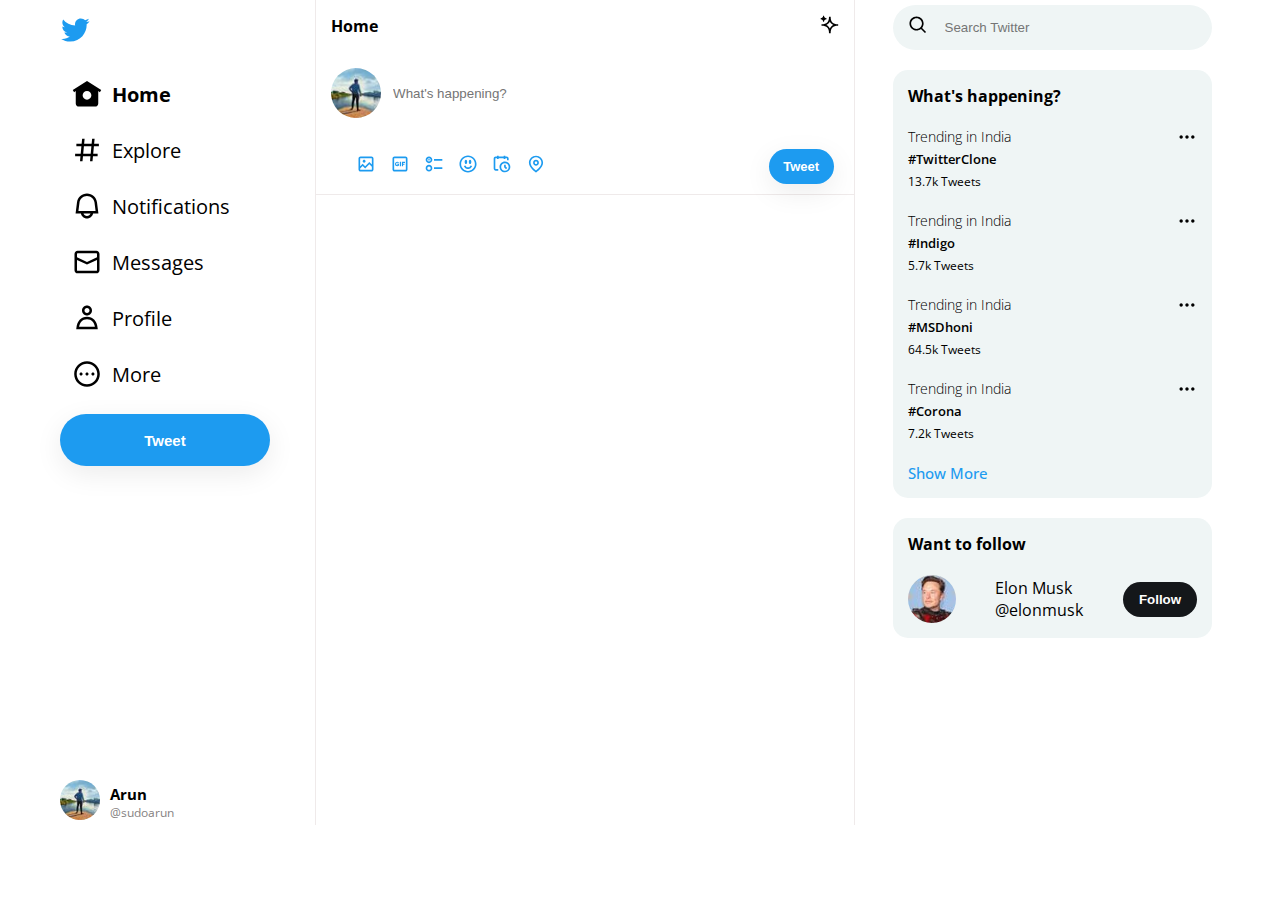
<file: index.html>
<!DOCTYPE html>
<html lang="en">

<head>
    <meta charset="UTF-8">
    <meta http-equiv="X-UA-Compatible" content="IE=edge">
    <meta name="viewport" content="width=device-width, initial-scale=1.0">
    <title>Twitter : SudoArun</title>
    <link rel="stylesheet" href="./css/style.css">
    <link rel="stylesheet" href="https://cdnjs.cloudflare.com/ajax/libs/font-awesome/4.7.0/css/font-awesome.min.css">
    <style>
        @import url('https://fonts.googleapis.com/css2?family=Open+Sans:wght@300;400;700&display=swap');
    </style>
</head>

<body>
    <div>
        <div class="grid-container">
            <div class="grid-item menu">
                <nav>
                    <div class="divNav">
                        <div class="navLogo">
                            <svg viewBox="0 0 24 24" aria-hidden="true" class="logoSvg">
                                <g>
                                    <path
                                        d="M23.643 4.937c-.835.37-1.732.62-2.675.733.962-.576 1.7-1.49 2.048-2.578-.9.534-1.897.922-2.958 1.13-.85-.904-2.06-1.47-3.4-1.47-2.572 0-4.658 2.086-4.658 4.66 0 .364.042.718.12 1.06-3.873-.195-7.304-2.05-9.602-4.868-.4.69-.63 1.49-.63 2.342 0 1.616.823 3.043 2.072 3.878-.764-.025-1.482-.234-2.11-.583v.06c0 2.257 1.605 4.14 3.737 4.568-.392.106-.803.162-1.227.162-.3 0-.593-.028-.877-.082.593 1.85 2.313 3.198 4.352 3.234-1.595 1.25-3.604 1.995-5.786 1.995-.376 0-.747-.022-1.112-.065 2.062 1.323 4.51 2.093 7.14 2.093 8.57 0 13.255-7.098 13.255-13.254 0-.2-.005-.402-.014-.602.91-.658 1.7-1.477 2.323-2.41z">
                                    </path>
                                </g>
                            </svg>
                        </div>
                        <div class="navMenu">
                            <div>
                                <ul class="navList">
                                    <li>
                                        <div class="listDiv">
                                            <svg viewBox="0 0 24 24" aria-hidden="true" class="navItem">
                                                <g>
                                                    <path
                                                        d="M12 1.696L.622 8.807l1.06 1.696L3 9.679V19.5C3 20.881 4.119 22 5.5 22h13c1.381 0 2.5-1.119 2.5-2.5V9.679l1.318.824 1.06-1.696L12 1.696zM12 16.5c-1.933 0-3.5-1.567-3.5-3.5s1.567-3.5 3.5-3.5 3.5 1.567 3.5 3.5-1.567 3.5-3.5 3.5z">
                                                    </path>
                                                </g>
                                            </svg>
                                            <span><b>Home</b></span>
                                        </div>
                                    </li>
                                    <li>
                                        <div class="listDiv">
                                            <svg viewBox="0 0 24 24" aria-hidden="true" class="navItem">
                                                <g>
                                                    <path
                                                        d="M10.09 3.098L9.72 7h5.99l.39-4.089 1.99.187L17.72 7h3.78v2h-3.97l-.56 6h3.53v2h-3.72l-.38 4.089-1.99-.187.36-3.902H8.78l-.38 4.089-1.99-.187L6.77 17H2.5v-2h4.46l.56-6H3.5V7h4.21l.39-4.089 1.99.187zM14.96 15l.56-6H9.53l-.56 6h5.99z">
                                                    </path>
                                                </g>
                                            </svg><span>Explore</span>
                                        </div>
                                    </li>
                                    <li>
                                        <div class="listDiv">
                                            <svg viewBox="0 0 24 24" aria-hidden="true" class="navItem">
                                                <g>
                                                    <path
                                                        d="M19.993 9.042C19.48 5.017 16.054 2 11.996 2s-7.49 3.021-7.999 7.051L2.866 18H7.1c.463 2.282 2.481 4 4.9 4s4.437-1.718 4.9-4h4.236l-1.143-8.958zM12 20c-1.306 0-2.417-.835-2.829-2h5.658c-.412 1.165-1.523 2-2.829 2zm-6.866-4l.847-6.698C6.364 6.272 8.941 4 11.996 4s5.627 2.268 6.013 5.295L18.864 16H5.134z">
                                                    </path>
                                                </g>
                                            </svg><span>Notifications</span>
                                        </div>
                                    </li>
                                    <li>
                                        <div class="listDiv">
                                            <svg viewBox="0 0 24 24" aria-hidden="true" class="navItem">
                                                <g>
                                                    <path
                                                        d="M1.998 5.5c0-1.381 1.119-2.5 2.5-2.5h15c1.381 0 2.5 1.119 2.5 2.5v13c0 1.381-1.119 2.5-2.5 2.5h-15c-1.381 0-2.5-1.119-2.5-2.5v-13zm2.5-.5c-.276 0-.5.224-.5.5v2.764l8 3.638 8-3.636V5.5c0-.276-.224-.5-.5-.5h-15zm15.5 5.463l-8 3.636-8-3.638V18.5c0 .276.224.5.5.5h15c.276 0 .5-.224.5-.5v-8.037z">
                                                    </path>
                                                </g>
                                            </svg><span>Messages</span>
                                        </div>
                                    </li>
                                    <li>
                                        <div class="listDiv">
                                            <svg viewBox="0 0 24 24" aria-hidden="true" class="navItem">
                                                <g>
                                                    <path
                                                        d="M5.651 19h12.698c-.337-1.8-1.023-3.21-1.945-4.19C15.318 13.65 13.838 13 12 13s-3.317.65-4.404 1.81c-.922.98-1.608 2.39-1.945 4.19zm.486-5.56C7.627 11.85 9.648 11 12 11s4.373.85 5.863 2.44c1.477 1.58 2.366 3.8 2.632 6.46l.11 1.1H3.395l.11-1.1c.266-2.66 1.155-4.88 2.632-6.46zM12 4c-1.105 0-2 .9-2 2s.895 2 2 2 2-.9 2-2-.895-2-2-2zM8 6c0-2.21 1.791-4 4-4s4 1.79 4 4-1.791 4-4 4-4-1.79-4-4z">
                                                    </path>
                                                </g>
                                            </svg><span>Profile</span>
                                        </div>
                                    </li>
                                    <li>
                                        <div class="listDiv">
                                            <svg viewBox="0 0 24 24" aria-hidden="true" class="navItem">
                                                <g>
                                                    <path
                                                        d="M3.75 12c0-4.56 3.69-8.25 8.25-8.25s8.25 3.69 8.25 8.25-3.69 8.25-8.25 8.25S3.75 16.56 3.75 12zM12 1.75C6.34 1.75 1.75 6.34 1.75 12S6.34 22.25 12 22.25 22.25 17.66 22.25 12 17.66 1.75 12 1.75zm-4.75 11.5c.69 0 1.25-.56 1.25-1.25s-.56-1.25-1.25-1.25S6 11.31 6 12s.56 1.25 1.25 1.25zm9.5 0c.69 0 1.25-.56 1.25-1.25s-.56-1.25-1.25-1.25-1.25.56-1.25 1.25.56 1.25 1.25 1.25zM13.25 12c0 .69-.56 1.25-1.25 1.25s-1.25-.56-1.25-1.25.56-1.25 1.25-1.25 1.25.56 1.25 1.25z">
                                                    </path>
                                                </g>
                                            </svg><span>
                                                More
                                            </span>
                                        </div>

                                    </li>
                                    <li class="btn-li">
                                        <button class="btn-tweet">Tweet</button>
                                    </li>
                                </ul>
                            </div>
                        </div>
                    </div>
                    <div class="userSection">
                        <div class="userInfo">
                            <div>
                                <img src="./assets/images/user.jpg" alt="user img" class="userImg" srcset="">
                            </div>
                            <div class="userDetail">
                                <div id="userName">Arun</div>
                                <div id="userId">@sudoarun</div>
                            </div>

                        </div>
                    </div>
                </nav>
            </div>



            <div class="grid-item feed">
                <div class="newsFeed">
                    <div class="HomeFeed">
                        <span>Home</span>
                        <svg viewBox="0 0 24 24" aria-hidden="true" class="topFeed">
                            <g>
                                <path
                                    d="M2 4c1.66 0 3-1.34 3-3h1c0 1.66 1.34 3 3 3v1C7.34 5 6 6.34 6 8H5c0-1.66-1.34-3-3-3V4zm7.89 4.9C11.26 7.53 12 5.35 12 2h2c0 3.35.74 5.53 2.1 6.9 1.36 1.36 3.55 2.1 6.9 2.1v2c-3.35 0-5.54.74-6.9 2.1-1.36 1.37-2.1 3.55-2.1 6.9h-2c0-3.35-.74-5.53-2.11-6.9C8.53 13.74 6.35 13 3 13v-2c3.35 0 5.53-.74 6.89-2.1zm7.32 3.1c-.97-.42-1.81-.97-2.53-1.69-.71-.71-1.27-1.56-1.68-2.52-.42.96-.98 1.81-1.69 2.52-.72.72-1.56 1.27-2.53 1.69.97.42 1.81.97 2.53 1.69.71.71 1.27 1.56 1.69 2.52.41-.96.97-1.81 1.68-2.52.72-.72 1.56-1.27 2.53-1.69z">
                                </path>
                            </g>
                        </svg>
                    </div>
                    <div class="createFeed">
                        <div class="decorate">
                            <img src="./assets/images/user.jpg" class="tweetImg" alt="" srcset="">
                            <!-- <span>Everyone</span> -->
                            <input type="text" placeholder="What's happening?">
                        </div>
                    </div>
                    <div class="menuSelect_P">
                        <div class="menuSelect">
                            <div class="tweetMenu">
                                <svg viewBox="0 0 24 24" aria-hidden="true">
                                    <g>
                                        <path
                                            d="M3 5.5C3 4.119 4.119 3 5.5 3h13C19.881 3 21 4.119 21 5.5v13c0 1.381-1.119 2.5-2.5 2.5h-13C4.119 21 3 19.881 3 18.5v-13zM5.5 5c-.276 0-.5.224-.5.5v9.086l3-3 3 3 5-5 3 3V5.5c0-.276-.224-.5-.5-.5h-13zM19 15.414l-3-3-5 5-3-3-3 3V18.5c0 .276.224.5.5.5h13c.276 0 .5-.224.5-.5v-3.086zM9.75 7C8.784 7 8 7.784 8 8.75s.784 1.75 1.75 1.75 1.75-.784 1.75-1.75S10.716 7 9.75 7z">
                                        </path>
                                    </g>
                                </svg>
                                <svg viewBox="0 0 24 24" aria-hidden="true">
                                    <g>
                                        <path
                                            d="M3 5.5C3 4.119 4.12 3 5.5 3h13C19.88 3 21 4.119 21 5.5v13c0 1.381-1.12 2.5-2.5 2.5h-13C4.12 21 3 19.881 3 18.5v-13zM5.5 5c-.28 0-.5.224-.5.5v13c0 .276.22.5.5.5h13c.28 0 .5-.224.5-.5v-13c0-.276-.22-.5-.5-.5h-13zM18 10.711V9.25h-3.74v5.5h1.44v-1.719h1.7V11.57h-1.7v-.859H18zM11.79 9.25h1.44v5.5h-1.44v-5.5zm-3.07 1.375c.34 0 .77.172 1.02.43l1.03-.86c-.51-.601-1.28-.945-2.05-.945C7.19 9.25 6 10.453 6 12s1.19 2.75 2.72 2.75c.85 0 1.54-.344 2.05-.945v-2.149H8.38v1.032H9.4v.515c-.17.086-.42.172-.68.172-.76 0-1.36-.602-1.36-1.375 0-.688.6-1.375 1.36-1.375z">
                                        </path>
                                    </g>
                                </svg>
                                <svg viewBox="0 0 24 24" aria-hidden="true">
                                    <g>
                                        <path
                                            d="M6 5c-1.1 0-2 .895-2 2s.9 2 2 2 2-.895 2-2-.9-2-2-2zM2 7c0-2.209 1.79-4 4-4s4 1.791 4 4-1.79 4-4 4-4-1.791-4-4zm20 1H12V6h10v2zM6 15c-1.1 0-2 .895-2 2s.9 2 2 2 2-.895 2-2-.9-2-2-2zm-4 2c0-2.209 1.79-4 4-4s4 1.791 4 4-1.79 4-4 4-4-1.791-4-4zm20 1H12v-2h10v2zM7 7c0 .552-.45 1-1 1s-1-.448-1-1 .45-1 1-1 1 .448 1 1z">
                                        </path>
                                    </g>
                                </svg>
                                <svg viewBox="0 0 24 24" aria-hidden="true">
                                    <g>
                                        <path
                                            d="M8 9.5C8 8.119 8.672 7 9.5 7S11 8.119 11 9.5 10.328 12 9.5 12 8 10.881 8 9.5zm6.5 2.5c.828 0 1.5-1.119 1.5-2.5S15.328 7 14.5 7 13 8.119 13 9.5s.672 2.5 1.5 2.5zM12 16c-2.224 0-3.021-2.227-3.051-2.316l-1.897.633c.05.15 1.271 3.684 4.949 3.684s4.898-3.533 4.949-3.684l-1.896-.638c-.033.095-.83 2.322-3.053 2.322zm10.25-4.001c0 5.652-4.598 10.25-10.25 10.25S1.75 17.652 1.75 12 6.348 1.75 12 1.75 22.25 6.348 22.25 12zm-2 0c0-4.549-3.701-8.25-8.25-8.25S3.75 7.451 3.75 12s3.701 8.25 8.25 8.25 8.25-3.701 8.25-8.25z">
                                        </path>
                                    </g>
                                </svg>
                                <svg viewBox="0 0 24 24" aria-hidden="true">
                                    <g>
                                        <path
                                            d="M6 3V2h2v1h6V2h2v1h1.5C18.88 3 20 4.119 20 5.5v2h-2v-2c0-.276-.22-.5-.5-.5H16v1h-2V5H8v1H6V5H4.5c-.28 0-.5.224-.5.5v12c0 .276.22.5.5.5h3v2h-3C3.12 20 2 18.881 2 17.5v-12C2 4.119 3.12 3 4.5 3H6zm9.5 8c-2.49 0-4.5 2.015-4.5 4.5s2.01 4.5 4.5 4.5 4.5-2.015 4.5-4.5-2.01-4.5-4.5-4.5zM9 15.5C9 11.91 11.91 9 15.5 9s6.5 2.91 6.5 6.5-2.91 6.5-6.5 6.5S9 19.09 9 15.5zm5.5-2.5h2v2.086l1.71 1.707-1.42 1.414-2.29-2.293V13z">
                                        </path>
                                    </g>
                                </svg>
                                <svg viewBox="0 0 24 24" aria-hidden="true">
                                    <g>
                                        <path
                                            d="M12 7c-1.93 0-3.5 1.57-3.5 3.5S10.07 14 12 14s3.5-1.57 3.5-3.5S13.93 7 12 7zm0 5c-.827 0-1.5-.673-1.5-1.5S11.173 9 12 9s1.5.673 1.5 1.5S12.827 12 12 12zm0-10c-4.687 0-8.5 3.813-8.5 8.5 0 5.967 7.621 11.116 7.945 11.332l.555.37.555-.37c.324-.216 7.945-5.365 7.945-11.332C20.5 5.813 16.687 2 12 2zm0 17.77c-1.665-1.241-6.5-5.196-6.5-9.27C5.5 6.916 8.416 4 12 4s6.5 2.916 6.5 6.5c0 4.073-4.835 8.028-6.5 9.27z">
                                        </path>
                                    </g>
                                </svg>
                            </div>
                            <div>
                            </div>
                            <button class="tweetSubmit">Tweet</button>
                        </div>
                    </div>
                </div>
            </div>
            <div class="grid-item trending">
                <div class="trendingContainer">
                    <div class="searchTwitter">
                        <div id="searchLogo">
                            <svg viewBox="0 0 24 24" aria-hidden="true">
                                <g>
                                    <path
                                        d="M10.25 3.75c-3.59 0-6.5 2.91-6.5 6.5s2.91 6.5 6.5 6.5c1.795 0 3.419-.726 4.596-1.904 1.178-1.177 1.904-2.801 1.904-4.596 0-3.59-2.91-6.5-6.5-6.5zm-8.5 6.5c0-4.694 3.806-8.5 8.5-8.5s8.5 3.806 8.5 8.5c0 1.986-.682 3.815-1.824 5.262l4.781 4.781-1.414 1.414-4.781-4.781c-1.447 1.142-3.276 1.824-5.262 1.824-4.694 0-8.5-3.806-8.5-8.5z">
                                    </path>
                                </g>
                            </svg>
                        </div>
                        <div id="inputSearch">
                            <input type="search" placeholder="Search Twitter">
                        </div>
                    </div>
                </div>
                <div class="trendingContainer">
                    <div class="bgColor">
                        <span class="heading">What's happening?</span class="heading">
                        <div class="classic">
                            <div class="trendingTitle">
                                <span>Trending in India</span>
                                <svg viewBox="0 0 24 24" aria-hidden="true">
                                    <g>
                                        <path
                                            d="M3 12c0-1.1.9-2 2-2s2 .9 2 2-.9 2-2 2-2-.9-2-2zm9 2c1.1 0 2-.9 2-2s-.9-2-2-2-2 .9-2 2 .9 2 2 2zm7 0c1.1 0 2-.9 2-2s-.9-2-2-2-2 .9-2 2 .9 2 2 2z">
                                        </path>
                                    </g>
                                </svg>
                            </div>
                            <div class="trendingUpdates">
                                <span>#TwitterClone</span><br>
                                <span>13.7k Tweets</span>
                            </div>
                        </div>
                        <div class="classic">
                            <div class="trendingTitle">
                                <span>Trending in India</span>
                                <svg viewBox="0 0 24 24" aria-hidden="true">
                                    <g>
                                        <path
                                            d="M3 12c0-1.1.9-2 2-2s2 .9 2 2-.9 2-2 2-2-.9-2-2zm9 2c1.1 0 2-.9 2-2s-.9-2-2-2-2 .9-2 2 .9 2 2 2zm7 0c1.1 0 2-.9 2-2s-.9-2-2-2-2 .9-2 2 .9 2 2 2z">
                                        </path>
                                    </g>
                                </svg>
                            </div>
                            <div class="trendingUpdates">
                                <span>#Indigo</span><br>
                                <span>5.7k Tweets</span>
                            </div>
                        </div>
                        <div class="classic">
                            <div class="trendingTitle">
                                <span>Trending in India</span>
                                <svg viewBox="0 0 24 24" aria-hidden="true">
                                    <g>
                                        <path
                                            d="M3 12c0-1.1.9-2 2-2s2 .9 2 2-.9 2-2 2-2-.9-2-2zm9 2c1.1 0 2-.9 2-2s-.9-2-2-2-2 .9-2 2 .9 2 2 2zm7 0c1.1 0 2-.9 2-2s-.9-2-2-2-2 .9-2 2 .9 2 2 2z">
                                        </path>
                                    </g>
                                </svg>
                            </div>
                            <div class="trendingUpdates">
                                <span>#MSDhoni</span><br>
                                <span>64.5k Tweets</span>
                            </div>
                        </div>
                        <div class="classic">
                            <div class="trendingTitle">
                                <span>Trending in India</span>
                                <svg viewBox="0 0 24 24" aria-hidden="true">
                                    <g>
                                        <path
                                            d="M3 12c0-1.1.9-2 2-2s2 .9 2 2-.9 2-2 2-2-.9-2-2zm9 2c1.1 0 2-.9 2-2s-.9-2-2-2-2 .9-2 2 .9 2 2 2zm7 0c1.1 0 2-.9 2-2s-.9-2-2-2-2 .9-2 2 .9 2 2 2z">
                                        </path>
                                    </g>
                                </svg>
                            </div>
                            <div class="trendingUpdates">
                                <span>#Corona</span><br>
                                <span>7.2k Tweets</span>
                            </div>
                        </div>
                        <div class="classic">
                            <div class="showMore">
                                <span>Show More</span>
                            </div>
                        </div>
                    </div>

                </div>
                <div class="trendingContainer">
                    <div class="bgColor">
                        <span class="heading">Want to follow</span>
                        <div class="classic">
                            <div class="recmdUser">
                                <img src="/assets/images/elon.jpg" alt="elon musk">

                                <div class="recmdUserDetails">
                                    <div>
                                        <span>Elon Musk</span>
                                    </div>
                                    <div>
                                        <span>@elonmusk</span>
                                    </div>
                                </div>
                                <button>Follow</button>

                            </div>
                        </div>
                    </div>

                </div>
            </div>
        </div>
    </div>
</body>

</html>
</file>
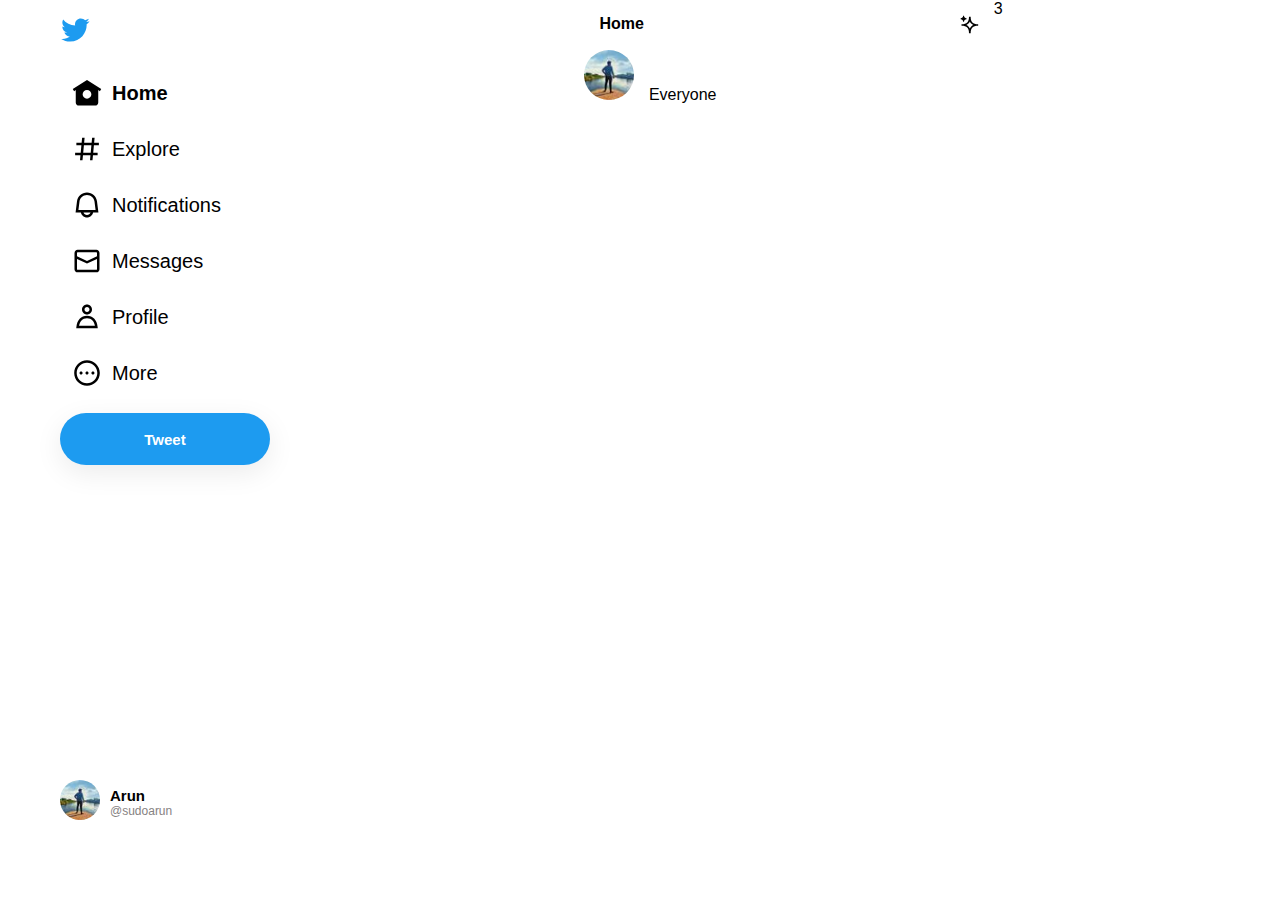
<file: try.html>
<!DOCTYPE html>
<html lang="en">

<head>
    <meta charset="UTF-8">
    <meta http-equiv="X-UA-Compatible" content="IE=edge">
    <meta name="viewport" content="width=device-width, initial-scale=1.0">
    <title>Document</title>
    <style>
        body {
            margin: 0;
            padding: 0;
        }

        .grid-container {
            display: grid;
            grid-template-columns: auto auto auto;
            /* background-color: #2196F3; */
            padding: 0px;
        }

        .grid-item {
            background-color: rgba(255, 255, 255, 0.8);
            /* border: 1px solid rgba(0, 0, 0, 0.8); */
            /* padding: 20px; */
            /* font-size: 30px; */
            /* text-align: center; */
        }
    </style>
    <link rel="stylesheet" href="./css/style.css">
</head>

<body>
    <div>
        <div class="grid-container">
            <div class="grid-item menu">
                <nav>
                    <div class="divNav">
                        <div class="navLogo">
                            <svg viewBox="0 0 24 24" aria-hidden="true" class="logoSvg">
                                <g>
                                    <path
                                        d="M23.643 4.937c-.835.37-1.732.62-2.675.733.962-.576 1.7-1.49 2.048-2.578-.9.534-1.897.922-2.958 1.13-.85-.904-2.06-1.47-3.4-1.47-2.572 0-4.658 2.086-4.658 4.66 0 .364.042.718.12 1.06-3.873-.195-7.304-2.05-9.602-4.868-.4.69-.63 1.49-.63 2.342 0 1.616.823 3.043 2.072 3.878-.764-.025-1.482-.234-2.11-.583v.06c0 2.257 1.605 4.14 3.737 4.568-.392.106-.803.162-1.227.162-.3 0-.593-.028-.877-.082.593 1.85 2.313 3.198 4.352 3.234-1.595 1.25-3.604 1.995-5.786 1.995-.376 0-.747-.022-1.112-.065 2.062 1.323 4.51 2.093 7.14 2.093 8.57 0 13.255-7.098 13.255-13.254 0-.2-.005-.402-.014-.602.91-.658 1.7-1.477 2.323-2.41z">
                                    </path>
                                </g>
                            </svg>
                        </div>
                        <div class="navMenu">
                            <div>
                                <ul class="navList">
                                    <li>
                                        <div class="listDiv">
                                            <svg viewBox="0 0 24 24" aria-hidden="true" class="navItem">
                                                <g>
                                                    <path
                                                        d="M12 1.696L.622 8.807l1.06 1.696L3 9.679V19.5C3 20.881 4.119 22 5.5 22h13c1.381 0 2.5-1.119 2.5-2.5V9.679l1.318.824 1.06-1.696L12 1.696zM12 16.5c-1.933 0-3.5-1.567-3.5-3.5s1.567-3.5 3.5-3.5 3.5 1.567 3.5 3.5-1.567 3.5-3.5 3.5z">
                                                    </path>
                                                </g>
                                            </svg>
                                            <span><b>Home</b></span>
                                        </div>
                                    </li>
                                    <li>
                                        <div class="listDiv">
                                            <svg viewBox="0 0 24 24" aria-hidden="true" class="navItem">
                                                <g>
                                                    <path
                                                        d="M10.09 3.098L9.72 7h5.99l.39-4.089 1.99.187L17.72 7h3.78v2h-3.97l-.56 6h3.53v2h-3.72l-.38 4.089-1.99-.187.36-3.902H8.78l-.38 4.089-1.99-.187L6.77 17H2.5v-2h4.46l.56-6H3.5V7h4.21l.39-4.089 1.99.187zM14.96 15l.56-6H9.53l-.56 6h5.99z">
                                                    </path>
                                                </g>
                                            </svg><span>Explore</span>
                                        </div>
                                    </li>
                                    <li>
                                        <div class="listDiv">
                                            <svg viewBox="0 0 24 24" aria-hidden="true" class="navItem">
                                                <g>
                                                    <path
                                                        d="M19.993 9.042C19.48 5.017 16.054 2 11.996 2s-7.49 3.021-7.999 7.051L2.866 18H7.1c.463 2.282 2.481 4 4.9 4s4.437-1.718 4.9-4h4.236l-1.143-8.958zM12 20c-1.306 0-2.417-.835-2.829-2h5.658c-.412 1.165-1.523 2-2.829 2zm-6.866-4l.847-6.698C6.364 6.272 8.941 4 11.996 4s5.627 2.268 6.013 5.295L18.864 16H5.134z">
                                                    </path>
                                                </g>
                                            </svg><span>Notifications</span>
                                        </div>
                                    </li>
                                    <li>
                                        <div class="listDiv">
                                            <svg viewBox="0 0 24 24" aria-hidden="true" class="navItem">
                                                <g>
                                                    <path
                                                        d="M1.998 5.5c0-1.381 1.119-2.5 2.5-2.5h15c1.381 0 2.5 1.119 2.5 2.5v13c0 1.381-1.119 2.5-2.5 2.5h-15c-1.381 0-2.5-1.119-2.5-2.5v-13zm2.5-.5c-.276 0-.5.224-.5.5v2.764l8 3.638 8-3.636V5.5c0-.276-.224-.5-.5-.5h-15zm15.5 5.463l-8 3.636-8-3.638V18.5c0 .276.224.5.5.5h15c.276 0 .5-.224.5-.5v-8.037z">
                                                    </path>
                                                </g>
                                            </svg><span>Messages</span>
                                        </div>
                                    </li>
                                    <li>
                                        <div class="listDiv">
                                            <svg viewBox="0 0 24 24" aria-hidden="true" class="navItem">
                                                <g>
                                                    <path
                                                        d="M5.651 19h12.698c-.337-1.8-1.023-3.21-1.945-4.19C15.318 13.65 13.838 13 12 13s-3.317.65-4.404 1.81c-.922.98-1.608 2.39-1.945 4.19zm.486-5.56C7.627 11.85 9.648 11 12 11s4.373.85 5.863 2.44c1.477 1.58 2.366 3.8 2.632 6.46l.11 1.1H3.395l.11-1.1c.266-2.66 1.155-4.88 2.632-6.46zM12 4c-1.105 0-2 .9-2 2s.895 2 2 2 2-.9 2-2-.895-2-2-2zM8 6c0-2.21 1.791-4 4-4s4 1.79 4 4-1.791 4-4 4-4-1.79-4-4z">
                                                    </path>
                                                </g>
                                            </svg><span>Profile</span>
                                        </div>
                                    </li>
                                    <li>
                                        <div class="listDiv">
                                            <svg viewBox="0 0 24 24" aria-hidden="true" class="navItem">
                                                <g>
                                                    <path
                                                        d="M3.75 12c0-4.56 3.69-8.25 8.25-8.25s8.25 3.69 8.25 8.25-3.69 8.25-8.25 8.25S3.75 16.56 3.75 12zM12 1.75C6.34 1.75 1.75 6.34 1.75 12S6.34 22.25 12 22.25 22.25 17.66 22.25 12 17.66 1.75 12 1.75zm-4.75 11.5c.69 0 1.25-.56 1.25-1.25s-.56-1.25-1.25-1.25S6 11.31 6 12s.56 1.25 1.25 1.25zm9.5 0c.69 0 1.25-.56 1.25-1.25s-.56-1.25-1.25-1.25-1.25.56-1.25 1.25.56 1.25 1.25 1.25zM13.25 12c0 .69-.56 1.25-1.25 1.25s-1.25-.56-1.25-1.25.56-1.25 1.25-1.25 1.25.56 1.25 1.25z">
                                                    </path>
                                                </g>
                                            </svg><span>
                                                More
                                            </span>
                                        </div>

                                    </li>
                                    <li class="btn-li">
                                        <button class="btn-tweet">Tweet</button>
                                    </li>
                                </ul>
                            </div>
                        </div>
                    </div>
                    <div class="userSection">
                        <div class="userInfo">
                            <div>
                                <img src="./assets/images/user.jpg" alt="user img" class="userImg" srcset="">
                            </div>
                            <div class="userDetail">
                                <div id="userName">Arun</div>
                                <div id="userId">@sudoarun</div>
                            </div>

                        </div>
                    </div>
                </nav>
            </div>



            <div class="grid-item">
                <div class="newsFeed">
                    <div class="HomeFeed">
                        <span>Home</span>
                        <svg viewBox="0 0 24 24" aria-hidden="true" class="topFeed">
                            <g>
                                <path
                                    d="M2 4c1.66 0 3-1.34 3-3h1c0 1.66 1.34 3 3 3v1C7.34 5 6 6.34 6 8H5c0-1.66-1.34-3-3-3V4zm7.89 4.9C11.26 7.53 12 5.35 12 2h2c0 3.35.74 5.53 2.1 6.9 1.36 1.36 3.55 2.1 6.9 2.1v2c-3.35 0-5.54.74-6.9 2.1-1.36 1.37-2.1 3.55-2.1 6.9h-2c0-3.35-.74-5.53-2.11-6.9C8.53 13.74 6.35 13 3 13v-2c3.35 0 5.53-.74 6.89-2.1zm7.32 3.1c-.97-.42-1.81-.97-2.53-1.69-.71-.71-1.27-1.56-1.68-2.52-.42.96-.98 1.81-1.69 2.52-.72.72-1.56 1.27-2.53 1.69.97.42 1.81.97 2.53 1.69.71.71 1.27 1.56 1.69 2.52.41-.96.97-1.81 1.68-2.52.72-.72 1.56-1.27 2.53-1.69z">
                                </path>
                            </g>
                        </svg>
                    </div>
                    <div class="createFeed">
                        <img src="./assets/images/user.jpg" class="tweetImg" alt="" srcset="">
                        <span>Everyone</span>
                    </div>
                </div>
            </div>
            <div class="grid-item">3</div>
        </div>
    </div>
</body>

</html>
</file>
<file: css/style.css>
body {
    font-family: 'Open Sans', sans-serif;
    margin: 0;
    padding: 0;
}

.grid-container {
    display: grid;
    grid-template-columns: auto auto auto;
    /* background-color: #2196F3; */
    padding: 0px;
}

.grid-item {
    background-color: rgba(255, 255, 255, 0.8);
    /* padding: 20px; */
    /* font-size: 30px; */
    /* text-align: center; */
    /* width: 32vw; */
}

.logoSvg {
    height: 30px;
    fill: rgb(29, 155, 240);
}

.navItem {
    height: 30px;
}

.navList {
    list-style: none;
    padding: 0;

}

.menu {
    width: 24vw;
}

.feed {
    width: 42vw;
    border-right: .5px solid rgba(235, 229, 229, 0.8);
    border-left: .5px solid rgba(235, 229, 229, 0.8);
}

.trending {
    width: 32vw;
}

.listDiv {
    display: flex;
    align-items: center;
    padding-top: 13px;
    padding-bottom: 13px;
    padding-left: 12px;
}

.listDiv span {
    margin: 0 10px 0;
}

/* nav {
    width: 310px;
    border-right: 1px solid rgb(245, 239, 239);
} */

li {
    width: 185px;
}

nav span {
    font-size: 20px;
}

li:hover {
    background-color: rgba(228, 205, 205, 0.623);
    border-radius: 50px;
    position: relative;
    cursor: pointer;
}

.divNav {
    margin-left: 60px;
    margin-top: 15px;
    height: 85vh;
}

.btn-li {
    margin-top: 12px;
}

.btn-tweet {
    background-color: rgb(29, 155, 240);
    border: none;
    padding: 15px;
    width: 210px;
    min-height: 52px;
    color: white;
    font-weight: bold;
    font-size: 15px;
    border-radius: 50px;
    cursor: pointer;
    box-shadow: rgb(0 0 0 / 8%) 0px 8px 28px;
}

.btn-tweet:hover {
    background-color: rgb(16, 131, 207);
}

.userImg {
    border-radius: 50%;
    height: 40px;
}

.userInfo {
    display: flex;
    align-items: center;

}

.userDetail {
    margin-left: 10px;

}

.userSection {
    margin-left: 60px;
}

#userId {
    color: rgb(134, 130, 130);
    font-size: 12px;
}

#userName {
    font-weight: 700;
    font-size: 15px;
}

/* .newsFeed {
    

} */

.topFeed {
    height: 20px;
}

.HomeFeed {
    display: flex;
    justify-content: space-between;
    padding: 15px;
}

.HomeFeed span {
    font-weight: bold;
}

.tweetImg {
    height: 50px;
    border-radius: 50%;
    margin-right: 10px;
}

/* .createFeed {} */

.decorate {
    padding-top: 15px;
    display: flex;
    align-items: center;
    padding: 15px;
}

.decorate input {
    border: 0px;
    height: 50px;
    width: 80%;


}

.createFeed input:focus {
    border: none;
}

.tweetMenu svg {
    height: 20px;
    padding: 5px;
    fill: rgb(29, 155, 240);
}

.tweetMenu svg:hover {
    background-color: lightblue;
    border-radius: 50%;
    cursor: pointer;
}

.menuSelect {
    display: flex;
    justify-content: space-between;
    align-items: center;
    /* width: 100%; */
    padding-top: 15px;
    padding-left: 35px;
    padding-right: 20px;
    margin-bottom: 10px;
}

.menuSelect_P {
    border-bottom: .5px solid rgba(235, 229, 229, 0.8);
}

.tweetSubmit {
    background-color: rgb(29, 155, 240);
    border: none;
    padding: 10px;
    width: 65px;
    min-height: 25px;
    color: white;
    font-weight: bold;
    font-size: 13px;
    border-radius: 20px;
    cursor: pointer;
    box-shadow: rgb(0 0 0 / 8%) 0px 8px 28px;
}

.tweetSubmit:hover {
    background-color: rgb(90, 197, 233);
    cursor: pointer;
}

#searchLogo svg {
    height: 20px;
    font-weight: bold;
}

.searchTwitter {
    display: flex;
    align-items: center;
    background-color: #EFF5F5;
    height: 45px;
    padding-left: 15px;
    border-radius: 30px;
}

.trendingContainer {
    padding: 5px 60px 0px 30px;
    margin-bottom: 15px;
}

#inputSearch input {
    border: none;
    margin-left: 15px;
    background-color: #EFF5F5;
    height: 30px;

}

.classic {
    margin-top: 20px;
}

.trendingTitle {
    display: flex;
    justify-content: space-between;
}

.trendingTitle svg {
    height: 20px;
}

.trendingTitle span {
    font-size: 14px;
    font-weight: 300;
}


.trendingUpdates span {
    font-size: 13px;
    font-weight: 600;
}

.trendingUpdates span:last-child {
    font-size: 12px;
    font-weight: 400;
}

.bgColor {
    background-color: #EFF5F5;
    padding: 15px;
    border-radius: 15px;
}

.heading {
    color: black;
    font-weight: bold;
}

.showMore {
    color: rgb(29, 155, 240);
    font-size: 15px;
    font-weight: 500;
}

.recmdUser {
    display: flex;
    justify-content: space-between;
    align-items: center;
}

.recmdUser img {
    border-radius: 50%;
}

.recmdUser button {
    background-color: #14171a;
    color: white;
    padding: 10px 16px 10px;
    border-radius: 20px;
    font-weight: 600;
    cursor: pointer;
    border: none;
}

.recmdUser button:hover {
    background-color: #2a2e31;
}
</file>
